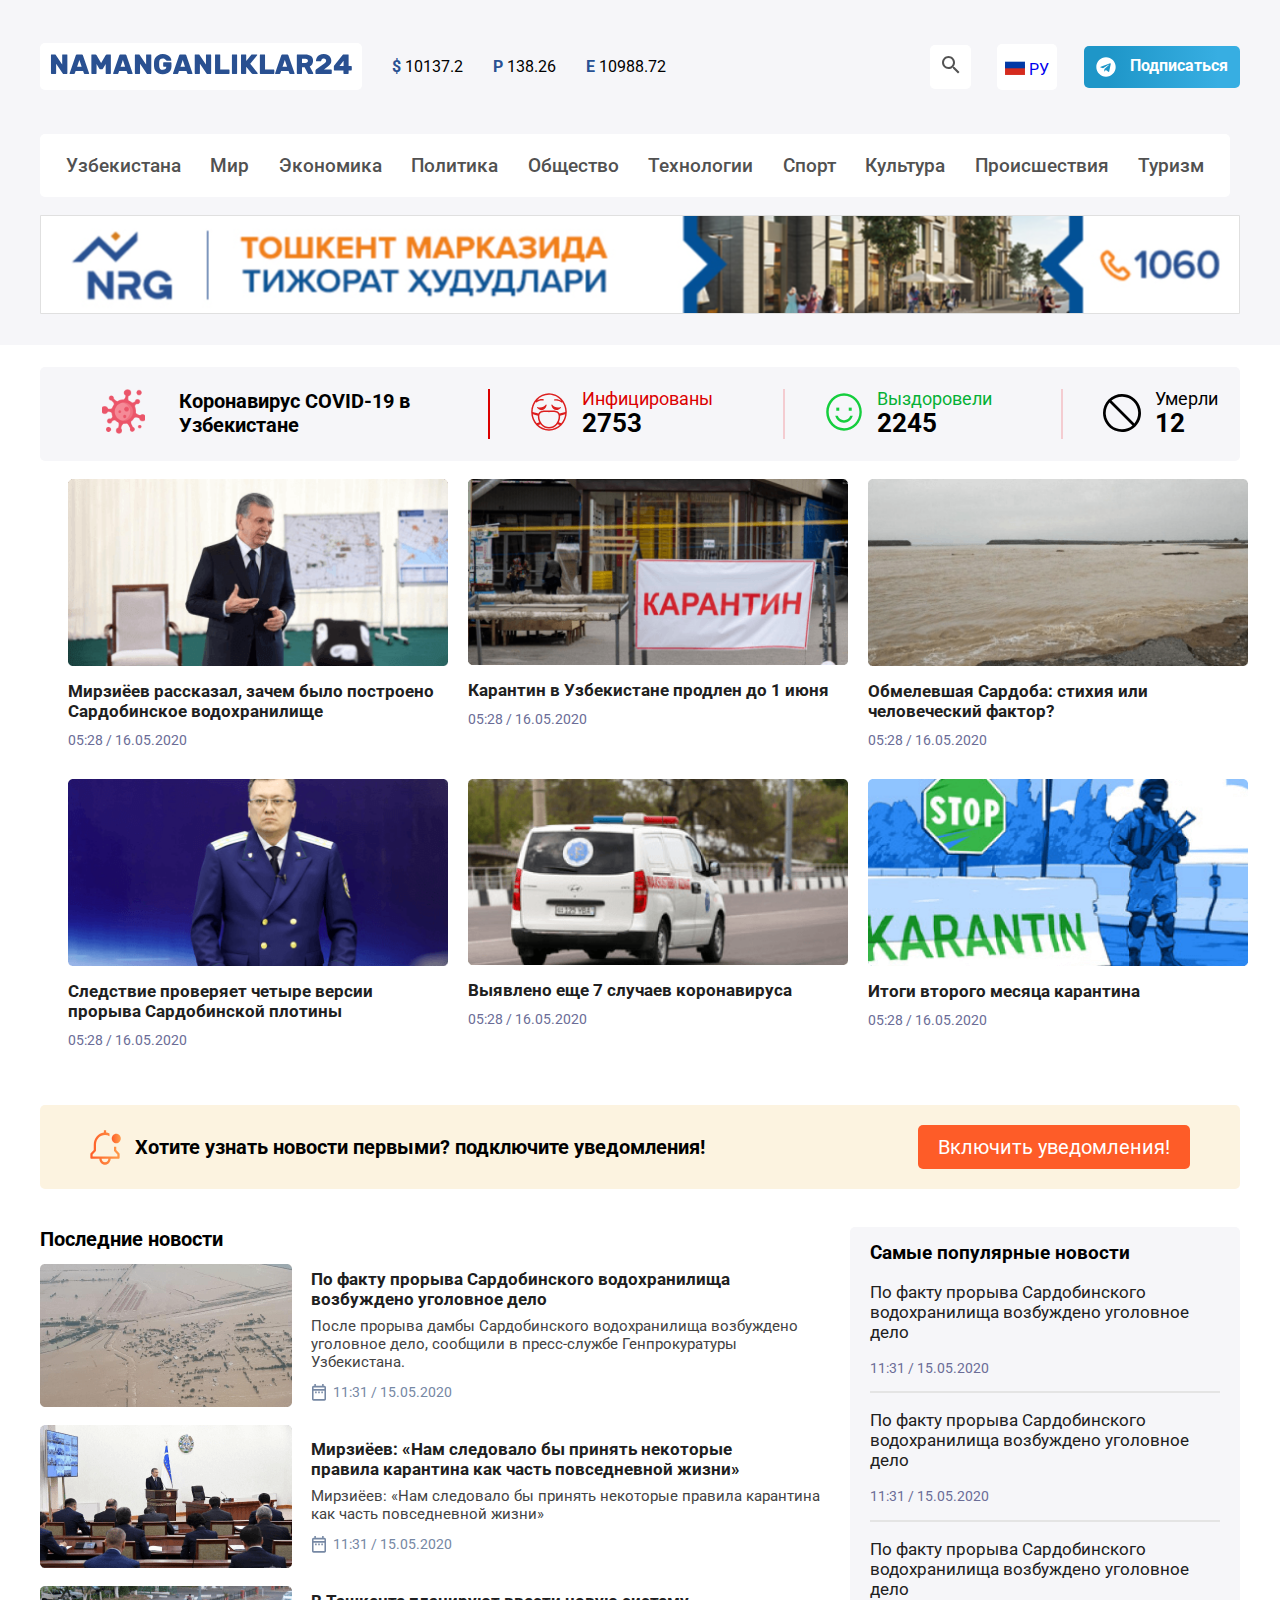
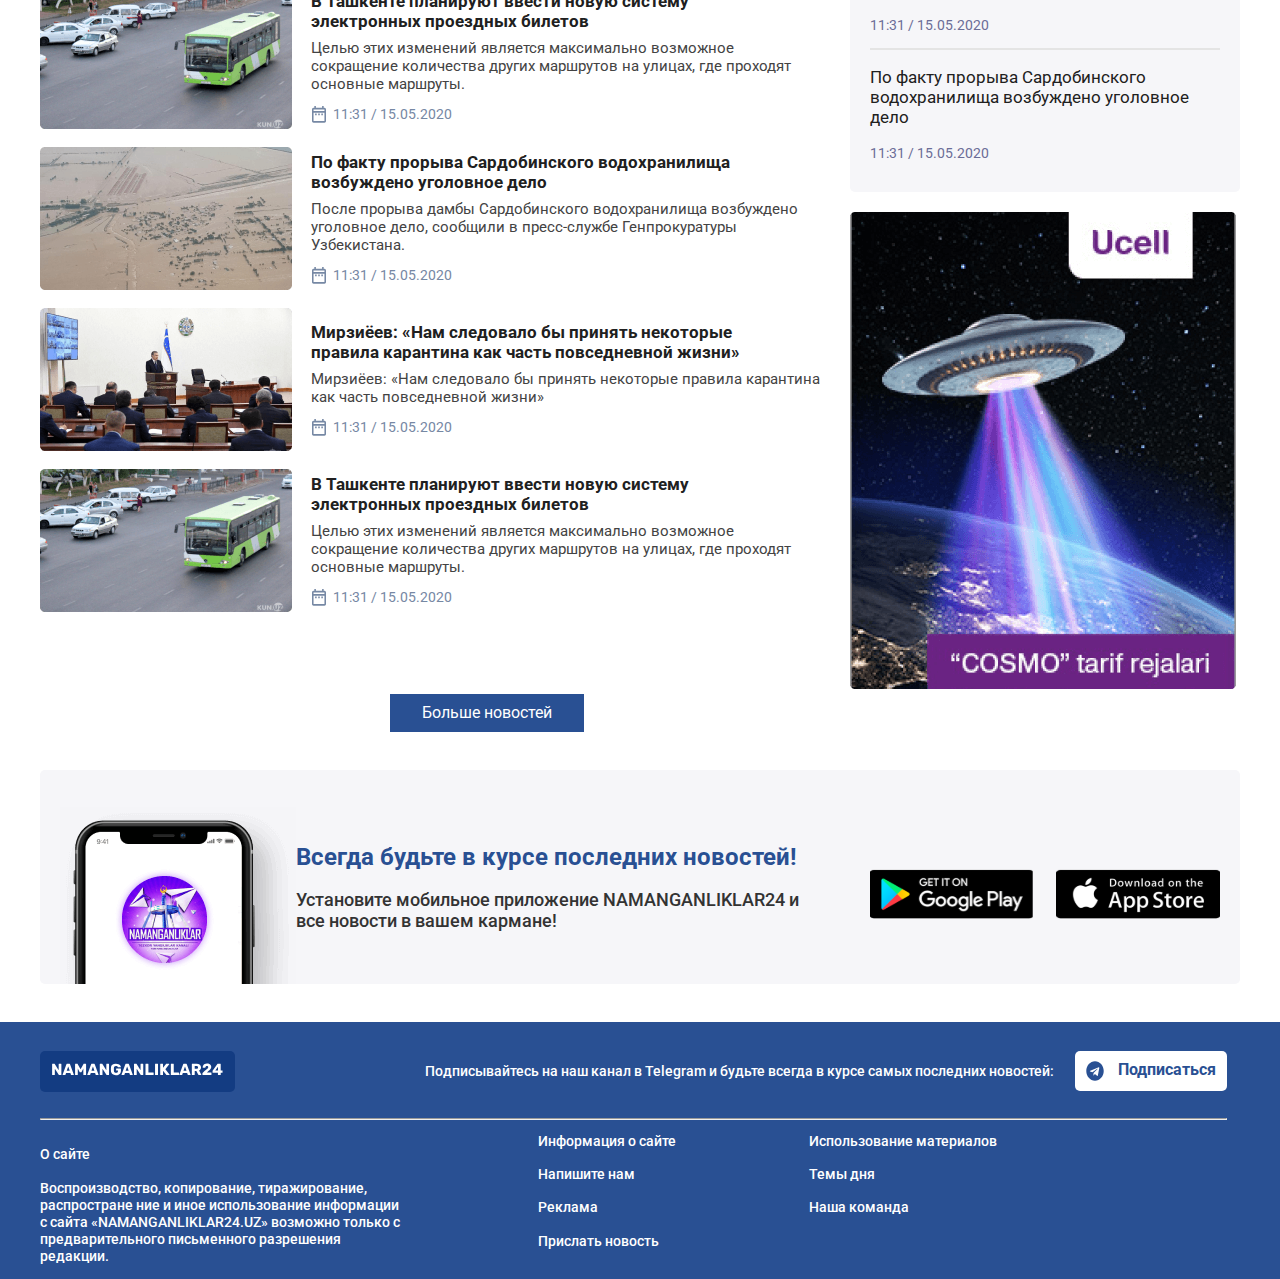
<file: index.html>
<!DOCTYPE html>
<html lang="en">

<head>
  <meta charset="UTF-8">
  <meta http-equiv="X-UA-Compatible" content="IE=edge">
  <meta name="viewport" content="width=device-width, initial-scale=1.0">
  <link rel="stylesheet" href="./css/normalize.css">
  <link rel="stylesheet" href="./css/main.css">
  <link rel="preconnect" href="https://fonts.googleapis.com">
  <link rel="preconnect" href="https://fonts.gstatic.com" crossorigin>
  <link
    href="https://fonts.googleapis.com/css2?family=DM+Sans:wght@400;500;700&family=Mulish:wght@200;300;400;500;600;700;800&family=Roboto:wght@300;400;500;700&display=swap"
    rel="stylesheet">
  <title>Namanganliklar</title>
</head>

<body>
  <!-- HEADER -->
  <h1>212</h1>

  <header>
    <div class="container">
      <div class="header">
        <div class="header-top">
          <div class="kurs"><a class="header-top-img" href="index.html"><img src="./img/namanganliklar24.svg"
                alt="namanganliklar24"></a>
            <ul>

              <li>
                <strong style="color:#285193 ;">$ </strong> 10137.2
              </li>
              <li><strong style="color:#285193 ;">P </strong> 138.26 </li>
              <li><strong style="color:#285193 ;">E </strong>10988.72 </li>
            </ul>
          </div>
          <div class="header__link">
            <a class="lupa" href="#link"><img src="./img/lupa.svg" alt="lupa"></a>
            <a class="russia" href="#link"><img src="./img/russia.svg" alt="russia"> РУ</a>
            <a class="telegram" href="#link"><img src="./img/telegram.svg" alt="telegram"> <strong
                style="color: white;">Подписаться</strong></a>
          </div>
        </div>
        <nav class="header-nav">
          <ul>

            <li>
              <a href="#link">Узбекистана</a>
            </li>
            <li>
              <a href="#link">Мир</a>
            </li>
            <li>
              <a href="#link">Экономика</a>
            </li>
            <li>
              <a href="politic.html">Политика</a>
            </li>
            <li>
              <a href="#link">Общество</a>
            </li>
            <li>
              <a href="#link">Технологии</a>
            </li>
            <li>
              <a href="#link">Спорт</a>
            </li>
            <li>
              <a href="#link">Культура</a>
            </li>
            <li>
              <a href="#link">Происшествия</a>
            </li>
            <li><a href="#link">Туризм</a></li>
          </ul>
        </nav>
        <div style="padding-bottom: 26px;"><a href="https://namanganliklar24.uz/" target="blank"><img
              src="./img/rectangle-3.svg" alt="rectangle" width="100%"></a></div>
      </div>
    </div>


  </header>

  <!-- MAIN -->

  <main>
    <section>
      <div class="container">
        <div class="corona">
          <ul>
            <li>
              <img src="./img/corona.svg" alt="corona">
              <h2 class="corona-str">Коронавирус COVID-19
                в Узбекистане</h2>
            </li>
            <li style="border-left:solid 2px #DB0000;">
              <img src="./img/emodji.svg" alt="emodji">
              <div>
                <p style="color: #DB0000; ;">Инфицированы
                </p><br>
                <p style="font-weight: bold; font-size:26px">2753</p>
              </div>
            </li>
            <li style="border-left:solid 2px #F4CCD1;">
              <img src="./img/smile.svg" alt="smile">
              <div>
                <p style="color: #05B135;">Выздоровели
                </p><br>
                <p style="font-weight: bold; font-size:26px">2245</p>
              </div>
            </li>
            <li style="border-left:solid 2px #F4CCD1;">
              <img src="./img/vector.svg" alt="vector">
              <div>
                <p>Умерли
                </p><br>
                <p style="font-weight: bold; font-size:26px">12</p>
              </div>
            </li>
          </ul>
        </div>
      </div>
      <div class="container">
        <div class="news">
          <ul>
            <li>
              <a style="text-decoration: none;" href="sh-mirziyoev.html" target="blank"> <img src="./img/president.png"
                  alt="president.png">
                <h3>
                  Мирзиёев рассказал, зачем было построено
                  Сардобинское водохранилище
                </h3>
                <time datetime="2020-05-16 05:28">05:28 / 16.05.2020</time>
              </a>
            </li>
            <li>
              <a style="text-decoration: none;" href="#link"><img src="./img/karanti.png" alt="karantin">
                <h3>Карантин в Узбекистане продлен до 1 июня</h3>
                <time datetime="2020-05-16 05:28">05:28 / 16.05.2020</time></as>

            </li>
            <li>
              <a style="text-decoration:none ;" href="#link"><img src="./img/ozero.png" alt="ozero">
                <h3>Обмелевшая Сардоба: стихия или
                  человеческий фактор?</h3>
                <time datetime="2020-05-16 05:28">05:28 / 16.05.2020</time>
              </a>
            </li>
            <li>
              <a style="text-decoration: none;" href="#link"><img src="./img/prokuror.png" alt="prokuror">
                <h3>Следствие проверяет четыре версии
                  прорыва Сардобинской плотины</h3>
                <time datetime="2020-05-16 05:28">05:28 / 16.05.2020</time>
              </a>
            </li>
            <li>
              <a style="text-decoration: none;" href="#link"> <img src="./img/skroraya.png" alt="skroraya">
                <h3>Выявлено еще 7 случаев коронавируса</h3>
                <time datetime="2020-05-16 05:28">05:28 / 16.05.2020</time>
              </a>
            </li>
            <li>
              <a style="text-decoration: none;" href="#link"><img src="./img/karantin-2.png" alt="kar">
                <h3>Итоги второго месяца карантина</h3>
                <time datetime="2020-05-16 05:28">05:28 / 16.05.2020</time>
              </a>
            </li>
          </ul>
        </div>
        <div class="notification">
          <div>

            <img src="./img/kolokol.svg" alt="kolokol">
            <p>Хотите узнать новости первыми? подключите уведомления!
            </p>
          </div>
          <a href="#link">Включить уведомления!
          </a>

        </div>
      </div>
    </section>
    <section>
      <div class="container">
        <div class="news__uz">
          <div class="last__news">
            <h3>
              Последние новости
            </h3>
            <ul>

              <li>
                <img src="./img/new-img-1.png" alt="new-img-1">
                <div class="news-list">
                  <h4>По факту прорыва Сардобинского водохранилища
                    возбуждено уголовное дело</h4>
                  <p>После прорыва дамбы Сардобинского водохранилища возбуждено уголовное дело, сообщили в
                    пресс-службе
                    Генпрокуратуры Узбекистана.
                  </p>
                  <img src="./img/date-range.svg" alt="date-range">
                  <time datetime="2020-05-15 11:31">11:31 / 15.05.2020</time>
                </div>
              </li>


              <li>
                <img src="./img/new-img-2.png" alt="new-img-2">
                <div class="news-list">
                  <h4>Мирзиёев: «Нам следовало бы принять некоторые правила
                    карантина как часть повседневной жизни»
                  </h4>
                  <p>Мирзиёев: «Нам следовало бы принять некоторые правила
                    карантина как часть повседневной жизни»
                  </p>
                  <img src="./img/date-range.svg" alt="date-range">
                  <time datetime="2020-05-15 11:31">11:31 / 15.05.2020</time>
                </div>
              </li>


              <li>
                <img src="./img/new-img-3.png" alt="new-img-3">
                <div class="news-list">
                  <h4>В Ташкенте планируют ввести новую систему электронных проездных билетов
                  </h4>
                  <p>Целью этих изменений является максимально возможное сокращение количества других маршрутов на
                    улицах, где проходят основные маршруты.</p>
                  <img src="./img/date-range.svg" alt="date-range">
                  <time datetime="2020-05-15 11:31">11:31 / 15.05.2020</time>
                </div>
              </li>


              <li>
                <img src="./img/new-img-1.png" alt="new-img-1">
                <div class="news-list">
                  <h4>По факту прорыва Сардобинского водохранилища
                    возбуждено уголовное дело</h4>
                  <p>После прорыва дамбы Сардобинского водохранилища возбуждено уголовное дело, сообщили в
                    пресс-службе
                    Генпрокуратуры Узбекистана.
                  </p>
                  <img src="./img/date-range.svg" alt="date-range">
                  <time datetime="2020-05-15 11:31">11:31 / 15.05.2020</time>
                </div>
              </li>


              <li>
                <img src="./img/new-img-2.png" alt="new-img-2">
                <div class="news-list">
                  <h4>Мирзиёев: «Нам следовало бы принять некоторые правила
                    карантина как часть повседневной жизни»
                  </h4>
                  <p>Мирзиёев: «Нам следовало бы принять некоторые правила
                    карантина как часть повседневной жизни»
                  </p>
                  <img src="./img/date-range.svg" alt="date-range">
                  <time datetime="2020-05-15 11:31">11:31 / 15.05.2020</time>
                </div>
              </li>


              <li>
                <img src="./img/new-img-3.png" alt="new-img-3">
                <div class="news-list">
                  <h4>В Ташкенте планируют ввести новую систему электронных проездных билетов
                  </h4>
                  <p>Целью этих изменений является максимально возможное сокращение количества других маршрутов на
                    улицах, где проходят основные маршруты.</p>
                  <img src="./img/date-range.svg" alt="date-range">
                  <time datetime="2020-05-15 11:31">11:31 / 15.05.2020</time>
                </div>
              </li>

            </ul>
          </div>
          <section>
            <div class="popular__news">
              <h3>
                Cамые популярные новости
              </h3>
              <ul>
                <li>
                  <p>По факту прорыва Сардобинского водохранилища
                    возбуждено уголовное дело</p>
                  <time datetime="2020-05-15 11:31">11:31 / 15.05.2020</time>
                </li>
                <li>
                  <p>По факту прорыва Сардобинского водохранилища
                    возбуждено уголовное дело</p>
                  <time datetime="2020-05-15 11:31">11:31 / 15.05.2020</time>
                </li>
                <li>
                  <p>По факту прорыва Сардобинского водохранилища
                    возбуждено уголовное дело</p>
                  <time datetime="2020-05-15 11:31">11:31 / 15.05.2020</time>
                </li>
                <li style="border: none;">
                  <p>По факту прорыва Сардобинского водохранилища
                    возбуждено уголовное дело</p>
                  <time datetime="2020-05-15 11:31">11:31 / 15.05.2020</time>
                </li>
              </ul>

            </div>
            <aside> <a href="https://ucell.uz" target="blank"><img src="./img/ucell.png" alt="ucell"></a></aside>
          </section>

        </div>
        <a class="learn__more" href="#link">Больше новостей</a>
      </div>

    </section>
    <section>
      <div class="container">
        <div class="link__news">
          <div class="img__text">
            <img src="./img/phone.png" alt="phone">
            <div class="link_title">
              <h5>
                Всегда будьте в курсе последних новостей!
              </h5>
              <p>Установите мобильное приложение NAMANGANLIKLAR24
                и все новости в вашем кармане!</p>
            </div>

          </div>
          <div class="mobi__icons">
            <a href="#link"> <img src="./img/googleplay.svg" alt="googleplay"></a>
            <a href="#link"> <img src="./img/appstore.svg" alt="appstore"></a>
          </div>
        </div>
      </div>
    </section>
  </main>

  <!-- FOOTER -->

  <footer>
    <div class="container">
      <div class="footer">
        <div class="footer__top">
          <a class="footer-logo-a" href="index.html"><img src="./img/logo_white.svg" alt="logo_white"></a>
          <div class="footer-right">
            <span>Подписывайтесь на наш канал в Telegram и будьте всегда в курсе самых последних новостей:</span>
            <a class="telegram-2" href="#link"><img src="./img/telegram-dark.svg" alt="telegram"> <strong
                style="color: #295093;">Подписаться</strong></a>

          </div>
        </div>
        <hr>
        <div class="footer__texts">
          <div class="about__site">
            <p>
              О сайте
              <br> <br>
              Воспроизводство, копирование, тиражирование, распростране ние и иное использование информации с сайта
              «NAMANGANLIKLAR24.UZ» возможно только с предварительного письменного разрешения редакции.

            </p>
          </div>
          <div class="footer__ul1">
            <ul>
              <li>
                <a href="#link">Информация о сайте</a>
              </li>
              <li><a href="form.html"> Напишите нам </a></li>
              <li><a href="#link">Реклама </a></li>
              <li><a href="#link">Прислать новость</a></li>
            </ul>
          </div>
          <div class="footer__ul2">
            <ul>
              <li>
                <a href="#link">Использование материалов</a>
              </li>
              <li><a href="#link">Темы дня</a></li>
              <li><a href="#link">Наша команда</a></li>
            </ul>
          </div>
        </div>
      </div>
    </div>
  </footer>
</body>

</html>
</file>
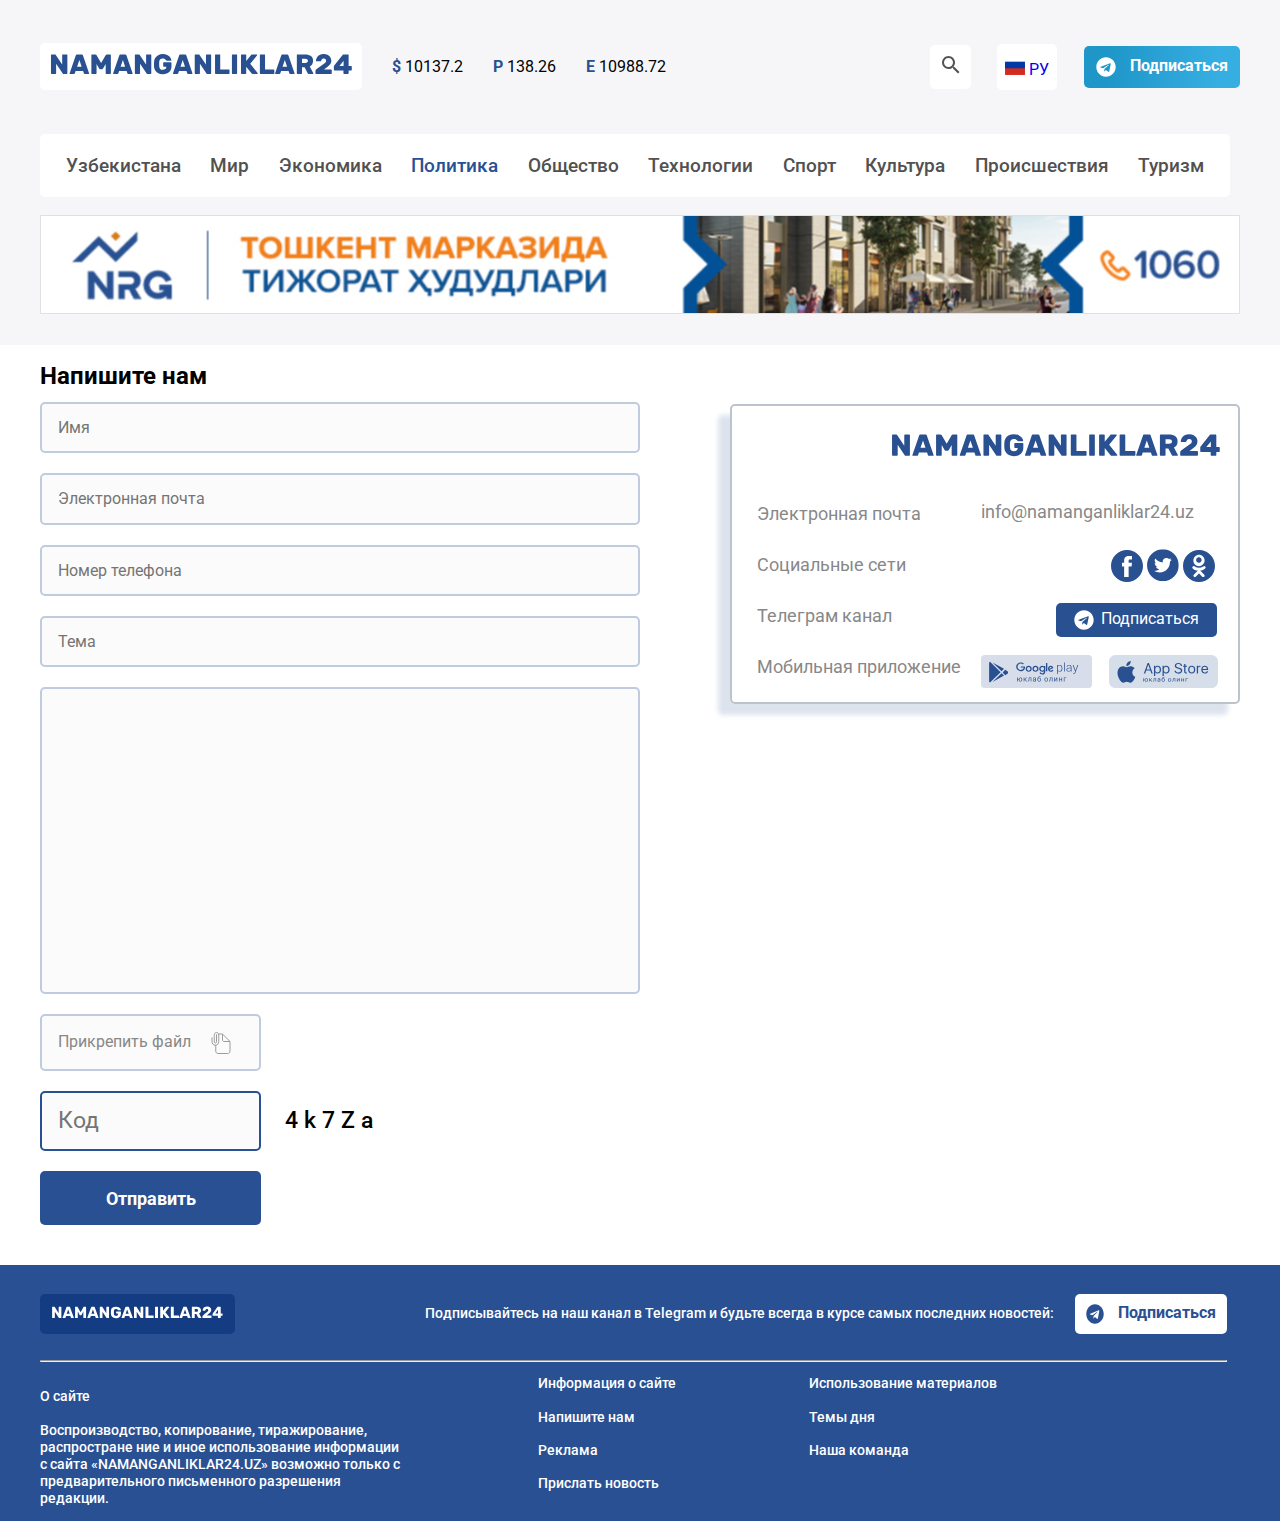
<file: form.html>
<!DOCTYPE html>
<html lang="en">

<head>
  <meta charset="UTF-8">
  <meta http-equiv="X-UA-Compatible" content="IE=edge">
  <meta name="viewport" content="width=device-width, initial-scale=1.0">
  <link rel="stylesheet" href="./css/normalize.css">
  <link rel="stylesheet" href="./css/main.css">
  <link rel="preconnect" href="https://fonts.googleapis.com">
  <link rel="preconnect" href="https://fonts.gstatic.com" crossorigin>
  <link
    href="https://fonts.googleapis.com/css2?family=DM+Sans:wght@400;500;700&family=Mulish:wght@200;300;400;500;600;700;800&family=Roboto:wght@300;400;500;700&display=swap"
    rel="stylesheet">
  <title>Namanganliklar</title>
</head>

<body>
  <!-- HEADER -->
  <h1>212</h1>

  <header>
    <div class="container">
      <div class="header">
        <div class="header-top">
          <div class="kurs"><a class="header-top-img" href="index.html"><img src="./img/namanganliklar24.svg"
                alt="namanganliklar24"></a>
            <ul>

              <li>
                <strong style="color:#285193 ;">$ </strong> 10137.2
              </li>
              <li><strong style="color:#285193 ;">P </strong> 138.26 </li>
              <li><strong style="color:#285193 ;">E </strong>10988.72 </li>
            </ul>
          </div>
          <div class="header__link">
            <a class="lupa" href="#link"><img src="./img/lupa.svg" alt="lupa"></a>
            <a class="russia" href="#link"><img src="./img/russia.svg" alt="russia"> РУ</a>
            <a class="telegram" href="#link"><img src="./img/telegram.svg" alt="telegram"> <strong
                style="color: white;">Подписаться</strong></a>
          </div>
        </div>
        <nav class="header-nav">
          <ul>

            <li>
              <a href="index.html">Узбекистана</a>
            </li>
            <li>
              <a href="#link">Мир</a>
            </li>
            <li>
              <a href="#link">Экономика</a>
            </li>
            <li>
              <a style="color: #295093;" href="politic.html">Политика</a>
            </li>
            <li>
              <a href="#link">Общество</a>
            </li>
            <li>
              <a href="#link">Технологии</a>
            </li>
            <li>
              <a href="#link">Спорт</a>
            </li>
            <li>
              <a href="#link">Культура</a>
            </li>
            <li>
              <a href="#link">Происшествия</a>
            </li>
            <li><a href="#link">Туризм</a></li>
          </ul>
        </nav>
        <div style="padding-bottom: 26px;"><a href="https://namanganliklar24.uz/" target="blank"><img
              src="./img/rectangle-3.svg" alt="rectangle" width="100%"></a></div>
      </div>
    </div>


  </header>

  <!-- MAIN -->

  <main>
    <section>
      <div class="container">
        <div class="about_us">
          <div class="forms">
            <h2>Напишите нам
            </h2>
            <form class="form" action="https://echo.htmlacademy.ru/" method="get">

              <input class="input" type="text" name="user_name" placeholder="Имя" required autocomplete="none"
                minlength="2" maxlength="20">
              <input class="input" type="email" name="user_email" placeholder="Электронная почта" required>
              <input class="input" type="tel" name="user_tel" placeholder="Номер телефона">
              <input class="input" type="text" name="user_thame" placeholder="Тема">
              <textarea class="form_textarea" name="user_text" cols="30" rows="10" placeholder=" Текст">

              </textarea>

              <label class="file_labale"><input class="file_type" type="file" name="user_file">Прикрепить файл <img
                  src="./img/file_img.svg" alt="file"></label>
              <label class="label-password"> <input class="input-password" type="password" name="user_password"
                  placeholder="Код" required>
                4 k 7 Z a
              </label>
              <button class="buttom" type="submit">Отправить</button>
            </form>
          </div>
          <div class="links">
            <img class="logo-forms" src="./img/namanganliklar24.svg" alt="namanganliklar24" width="329" height="33">
            <div class="links-title">
              <div class="links-text">
                <ul>
                  <li>
                    Электронная почта
                  </li>
                  <li>
                    Социальные сети
                  </li>
                  <li>
                    Телеграм канал
                  </li>
                  <li style="margin: 0;">
                    Мобильная приложение
                  </li>
                </ul>
              </div>
              <div class="links-link">
                <ul>
                  <li style="margin-bottom:26px ;">
                    <a class="links-link-a" href="mailto:info@namanganliklar24.uz">info@namanganliklar24.uz</a>
                  </li>
                  <li style="margin-bottom:17px ;">
                    <img style="margin-left:130px ;" src="./img/facebook.svg" alt="facebook">
                    <img src="./img/twitter.svg" alt="twitter">
                    <img src="./img/odnoklasnik.svg" alt="odnoklasnik">
                  </li>
                  <li style="margin-bottom: 18px;">
                    <a class="telegram-logo" href="#link"><img src="./img/telegram.svg" alt="telegram">Подписаться</a>
                  </li>
                  <li>
                    <a href="#link"><img style="margin-right: 13px;" src="./img/googlePlay-blue.svg"
                        alt="googlePlay-blue"></a>
                    <a href="#link"><img src="./img/appstore-blue.svg" alt="appstore-blue"></a>
                  </li>
                </ul>
              </div>
            </div>
          </div>
        </div>
      </div>
    </section>
  </main>

  <!-- FOOTER -->

  <footer>
    <div class="container">
      <div class="footer">
        <div class="footer__top">
          <a class="footer-logo-a" href="form.html"><img src="./img/logo_white.svg" alt="logo_white"></a>
          <div class="footer-right">
            <span>Подписывайтесь на наш канал в Telegram и будьте всегда в курсе самых последних новостей:</span>
            <a class="telegram-2" href="#link"><img src="./img/telegram-dark.svg" alt="telegram"> <strong
                style="color: #295093;">Подписаться</strong></a>

          </div>
        </div>
        <hr>
        <div class="footer__texts">
          <div class="about__site">
            <p>
              О сайте
              <br> <br>
              Воспроизводство, копирование, тиражирование, распростране ние и иное использование информации с сайта
              «NAMANGANLIKLAR24.UZ» возможно только с предварительного письменного разрешения редакции.

            </p>
          </div>
          <div class="footer__ul1">
            <ul>
              <li>
                <a href="#link">Информация о сайте</a>
              </li>
              <li><a href="form.html"> Напишите нам </a></li>
              <li><a href="#link">Реклама </a></li>
              <li><a href="#link">Прислать новость</a></li>
            </ul>
          </div>
          <div class="footer__ul2">
            <ul>
              <li>
                <a href="#link">Использование материалов</a>
              </li>
              <li><a href="#link">Темы дня</a></li>
              <li><a href="#link">Наша команда</a></li>
            </ul>
          </div>
        </div>
      </div>
    </div>
  </footer>
</body>

</html>
</file>
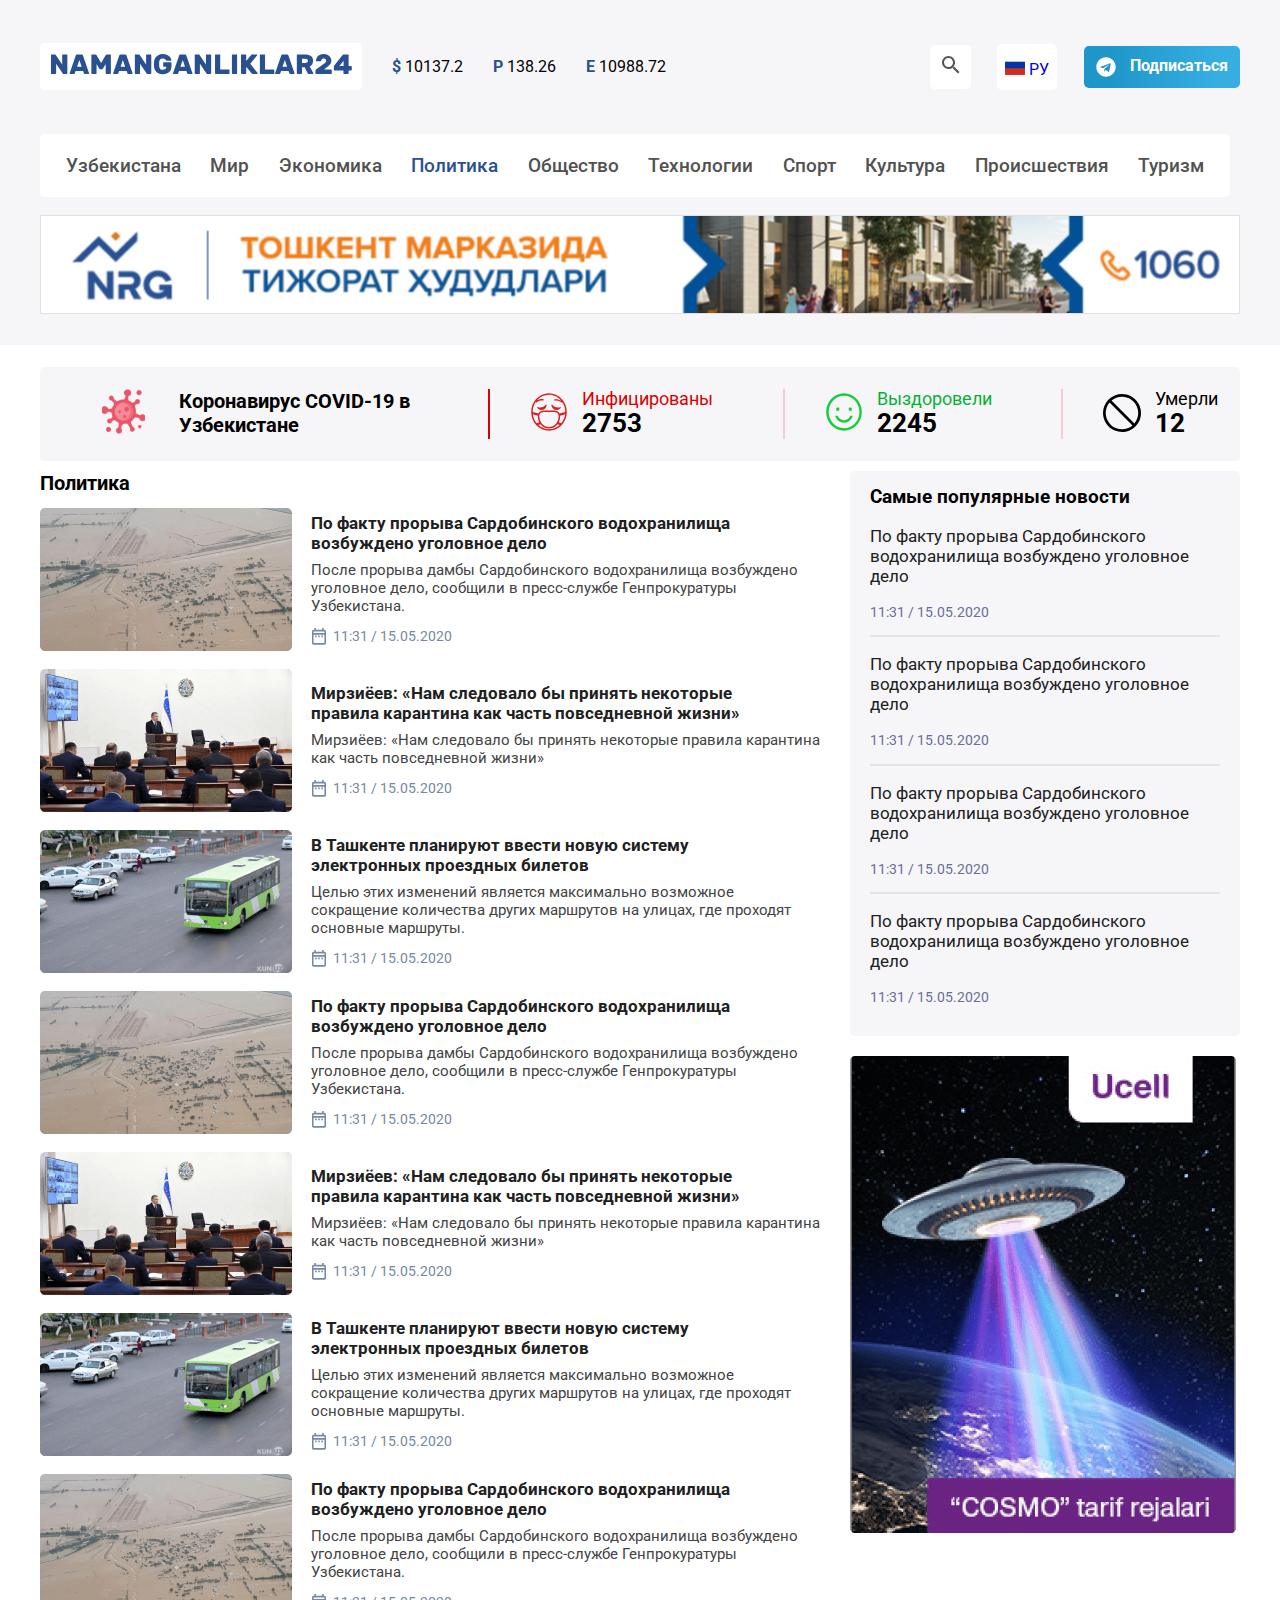
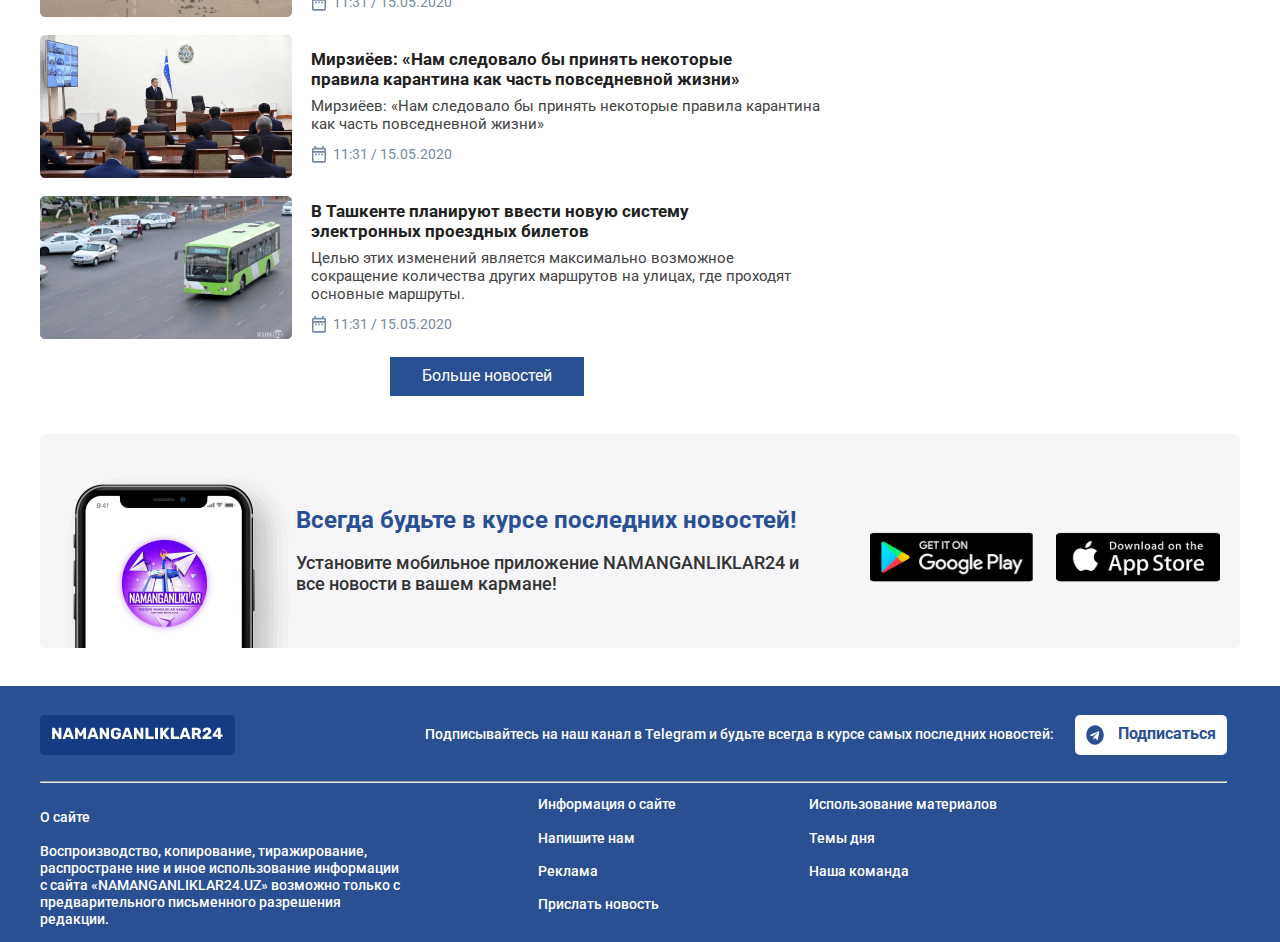
<file: politic.html>
<!DOCTYPE html>
<html lang="en">

<head>
  <meta charset="UTF-8">
  <meta http-equiv="X-UA-Compatible" content="IE=edge">
  <meta name="viewport" content="width=device-width, initial-scale=1.0">
  <link rel="stylesheet" href="./css/normalize.css">
  <link rel="stylesheet" href="./css/main.css">
  <link rel="preconnect" href="https://fonts.googleapis.com">
  <link rel="preconnect" href="https://fonts.gstatic.com" crossorigin>
  <link
    href="https://fonts.googleapis.com/css2?family=DM+Sans:wght@400;500;700&family=Mulish:wght@200;300;400;500;600;700;800&family=Roboto:wght@300;400;500;700&display=swap"
    rel="stylesheet">
  <title>Namanganliklar</title>
</head>

<body>
  <!-- HEADER -->
  <h1>212</h1>

  <header>
    <div class="container">
      <div class="header">
        <div class="header-top">
          <div class="kurs"><a class="header-top-img" href="index.html"><img src="./img/namanganliklar24.svg"
                alt="namanganliklar24"></a>
            <ul>

              <li>
                <strong style="color:#285193 ;">$ </strong> 10137.2
              </li>
              <li><strong style="color:#285193 ;">P </strong> 138.26 </li>
              <li><strong style="color:#285193 ;">E </strong>10988.72 </li>
            </ul>
          </div>
          <div class="header__link">
            <a class="lupa" href="#link"><img src="./img/lupa.svg" alt="lupa"></a>
            <a class="russia" href="#link"><img src="./img/russia.svg" alt="russia"> РУ</a>
            <a class="telegram" href="#link"><img src="./img/telegram.svg" alt="telegram"> <strong
                style="color: white;">Подписаться</strong></a>
          </div>
        </div>
        <nav class="header-nav">
          <ul>

            <li>
              <a href="index.html">Узбекистана</a>
            </li>
            <li>
              <a href="#link">Мир</a>
            </li>
            <li>
              <a href="#link">Экономика</a>
            </li>
            <li>
              <a style="color: #295093;" href="politic.html">Политика</a>
            </li>
            <li>
              <a href="#link">Общество</a>
            </li>
            <li>
              <a href="#link">Технологии</a>
            </li>
            <li>
              <a href="#link">Спорт</a>
            </li>
            <li>
              <a href="#link">Культура</a>
            </li>
            <li>
              <a href="#link">Происшествия</a>
            </li>
            <li><a href="#link">Туризм</a></li>
          </ul>
        </nav>
        <div style="padding-bottom: 26px;"><a href="https://namanganliklar24.uz/" target="blank"><img
              src="./img/rectangle-3.svg" alt="rectangle" width="100%"></a></div>
      </div>
    </div>


  </header>

  <!-- MAIN -->

  <main>
    <section>
      <div class="container">
        <div class="corona">
          <ul>
            <li>
              <img src="./img/corona.svg" alt="corona">
              <h2 class="corona-str">Коронавирус COVID-19
                в Узбекистане</h2>
            </li>
            <li style="border-left:solid 2px #DB0000;">
              <img src="./img/emodji.svg" alt="emodji">
              <div>
                <p style="color: #DB0000; ;">Инфицированы
                </p><br>
                <p style="font-weight: bold; font-size:26px">2753</p>
              </div>
            </li>
            <li style="border-left:solid 2px #F4CCD1;">
              <img src="./img/smile.svg" alt="smile">
              <div>
                <p style="color: #05B135;">Выздоровели
                </p><br>
                <p style="font-weight: bold; font-size:26px">2245</p>
              </div>
            </li>
            <li style="border-left:solid 2px #F4CCD1;">
              <img src="./img/vector.svg" alt="vector">
              <div>
                <p>Умерли
                </p><br>
                <p style="font-weight: bold; font-size:26px">12</p>
              </div>
            </li>
          </ul>
        </div>
      </div>

    </section>
    <section>
      <div class="container">
        <div class="news__uz">
          <div class="last__news">
            <h3>
              Политика
            </h3>
            <ul>

              <li>
                <img src="./img/new-img-1.png" alt="new-img-1">
                <div class="news-list">
                  <h4>По факту прорыва Сардобинского водохранилища
                    возбуждено уголовное дело</h4>
                  <p>После прорыва дамбы Сардобинского водохранилища возбуждено уголовное дело, сообщили в
                    пресс-службе
                    Генпрокуратуры Узбекистана.
                  </p>
                  <img src="./img/date-range.svg" alt="date-range">
                  <time datetime="2020-05-15 11:31">11:31 / 15.05.2020</time>
                </div>
              </li>

              <li>
                <img src="./img/new-img-2.png" alt="new-img-2">
                <div class="news-list">
                  <h4>Мирзиёев: «Нам следовало бы принять некоторые правила
                    карантина как часть повседневной жизни»
                  </h4>
                  <p>Мирзиёев: «Нам следовало бы принять некоторые правила
                    карантина как часть повседневной жизни»
                  </p>
                  <img src="./img/date-range.svg" alt="date-range">
                  <time datetime="2020-05-15 11:31">11:31 / 15.05.2020</time>
                </div>
              </li>


              <li>
                <img src="./img/new-img-3.png" alt="new-img-3">
                <div class="news-list">
                  <h4>В Ташкенте планируют ввести новую систему электронных проездных билетов
                  </h4>
                  <p>Целью этих изменений является максимально возможное сокращение количества других маршрутов на
                    улицах, где проходят основные маршруты.</p>
                  <img src="./img/date-range.svg" alt="date-range">
                  <time datetime="2020-05-15 11:31">11:31 / 15.05.2020</time>
                </div>
              </li>


              <li>
                <img src="./img/new-img-1.png" alt="new-img-1">
                <div class="news-list">
                  <h4>По факту прорыва Сардобинского водохранилища
                    возбуждено уголовное дело</h4>
                  <p>После прорыва дамбы Сардобинского водохранилища возбуждено уголовное дело, сообщили в
                    пресс-службе
                    Генпрокуратуры Узбекистана.
                  </p>
                  <img src="./img/date-range.svg" alt="date-range">
                  <time datetime="2020-05-15 11:31">11:31 / 15.05.2020</time>
                </div>
              </li>


              <li>
                <img src="./img/new-img-2.png" alt="new-img-2">
                <div class="news-list">
                  <h4>Мирзиёев: «Нам следовало бы принять некоторые правила
                    карантина как часть повседневной жизни»
                  </h4>
                  <p>Мирзиёев: «Нам следовало бы принять некоторые правила
                    карантина как часть повседневной жизни»
                  </p>
                  <img src="./img/date-range.svg" alt="date-range">
                  <time datetime="2020-05-15 11:31">11:31 / 15.05.2020</time>
                </div>
              </li>


              <li>
                <img src="./img/new-img-3.png" alt="new-img-3">
                <div class="news-list">
                  <h4>В Ташкенте планируют ввести новую систему электронных проездных билетов
                  </h4>
                  <p>Целью этих изменений является максимально возможное сокращение количества других маршрутов на
                    улицах, где проходят основные маршруты.</p>
                  <img src="./img/date-range.svg" alt="date-range">
                  <time datetime="2020-05-15 11:31">11:31 / 15.05.2020</time>
                </div>
              </li>
              <li>
                <img src="./img/new-img-1.png" alt="new-img-1">
                <div class="news-list">
                  <h4>По факту прорыва Сардобинского водохранилища
                    возбуждено уголовное дело</h4>
                  <p>После прорыва дамбы Сардобинского водохранилища возбуждено уголовное дело, сообщили в
                    пресс-службе
                    Генпрокуратуры Узбекистана.
                  </p>
                  <img src="./img/date-range.svg" alt="date-range">
                  <time datetime="2020-05-15 11:31">11:31 / 15.05.2020</time>
                </div>
              </li>


              <li>
                <img src="./img/new-img-2.png" alt="new-img-2">
                <div class="news-list">
                  <h4>Мирзиёев: «Нам следовало бы принять некоторые правила
                    карантина как часть повседневной жизни»
                  </h4>
                  <p>Мирзиёев: «Нам следовало бы принять некоторые правила
                    карантина как часть повседневной жизни»
                  </p>
                  <img src="./img/date-range.svg" alt="date-range">
                  <time datetime="2020-05-15 11:31">11:31 / 15.05.2020</time>
                </div>
              </li>


              <li>
                <img src="./img/new-img-3.png" alt="new-img-3">
                <div class="news-list">
                  <h4>В Ташкенте планируют ввести новую систему электронных проездных билетов
                  </h4>
                  <p>Целью этих изменений является максимально возможное сокращение количества других маршрутов на
                    улицах, где проходят основные маршруты.</p>
                  <img src="./img/date-range.svg" alt="date-range">
                  <time datetime="2020-05-15 11:31">11:31 / 15.05.2020</time>
                </div>
              </li>

            </ul>
          </div>
          <section>
            <div class="popular__news">
              <h3>
                Cамые популярные новости
              </h3>
              <ul>
                <li>
                  <p>По факту прорыва Сардобинского водохранилища
                    возбуждено уголовное дело</p>
                  <time datetime="2020-05-15 11:31">11:31 / 15.05.2020</time>
                </li>
                <li>
                  <p>По факту прорыва Сардобинского водохранилища
                    возбуждено уголовное дело</p>
                  <time datetime="2020-05-15 11:31">11:31 / 15.05.2020</time>
                </li>
                <li>
                  <p>По факту прорыва Сардобинского водохранилища
                    возбуждено уголовное дело</p>
                  <time datetime="2020-05-15 11:31">11:31 / 15.05.2020</time>
                </li>
                <li style="border: none;">
                  <p>По факту прорыва Сардобинского водохранилища
                    возбуждено уголовное дело</p>
                  <time datetime="2020-05-15 11:31">11:31 / 15.05.2020</time>
                </li>
              </ul>

            </div>
            <aside> <a href="https://ucell.uz" target="blank"><img src="./img/ucell.png" alt="ucell"></a></aside>
          </section>

        </div>
        <a class="learn__more" href="#link">Больше новостей</a>
      </div>

    </section>
    <section>
      <div class="container">
        <div class="link__news">
          <div class="img__text">
            <img src="./img/phone.png" alt="phone">
            <div class="link_title">
              <h5>
                Всегда будьте в курсе последних новостей!
              </h5>
              <p>Установите мобильное приложение NAMANGANLIKLAR24
                и все новости в вашем кармане!</p>
            </div>

          </div>
          <div class="mobi__icons">
            <a href="#link"> <img src="./img/googleplay.svg" alt="googleplay"></a>
            <a href="#link"> <img src="./img/appstore.svg" alt="appstore"></a>
          </div>
        </div>
      </div>
    </section>
  </main>

  <!-- FOOTER -->

  <footer>
    <div class="container">
      <div class="footer">
        <div class="footer__top">
          <a class="footer-logo-a" href="politic.html"><img src="./img/logo_white.svg" alt="logo_white"></a>
          <div class="footer-right">
            <span>Подписывайтесь на наш канал в Telegram и будьте всегда в курсе самых последних новостей:</span>
            <a class="telegram-2" href="#link"><img src="./img/telegram-dark.svg" alt="telegram"> <strong
                style="color: #295093;">Подписаться</strong></a>

          </div>
        </div>
        <hr>
        <div class="footer__texts">
          <div class="about__site">
            <p>
              О сайте
              <br> <br>
              Воспроизводство, копирование, тиражирование, распростране ние и иное использование информации с сайта
              «NAMANGANLIKLAR24.UZ» возможно только с предварительного письменного разрешения редакции.

            </p>
          </div>
          <div class="footer__ul1">
            <ul>
              <li>
                <a href="#link">Информация о сайте</a>
              </li>
              <li><a href="form.html"> Напишите нам </a></li>
              <li><a href="#link">Реклама </a></li>
              <li><a href="#link">Прислать новость</a></li>
            </ul>
          </div>
          <div class="footer__ul2">
            <ul>
              <li>
                <a href="#link">Использование материалов</a>
              </li>
              <li><a href="#link">Темы дня</a></li>
              <li><a href="#link">Наша команда</a></li>
            </ul>
          </div>
        </div>
      </div>
    </div>
  </footer>
</body>

</html>
</file>
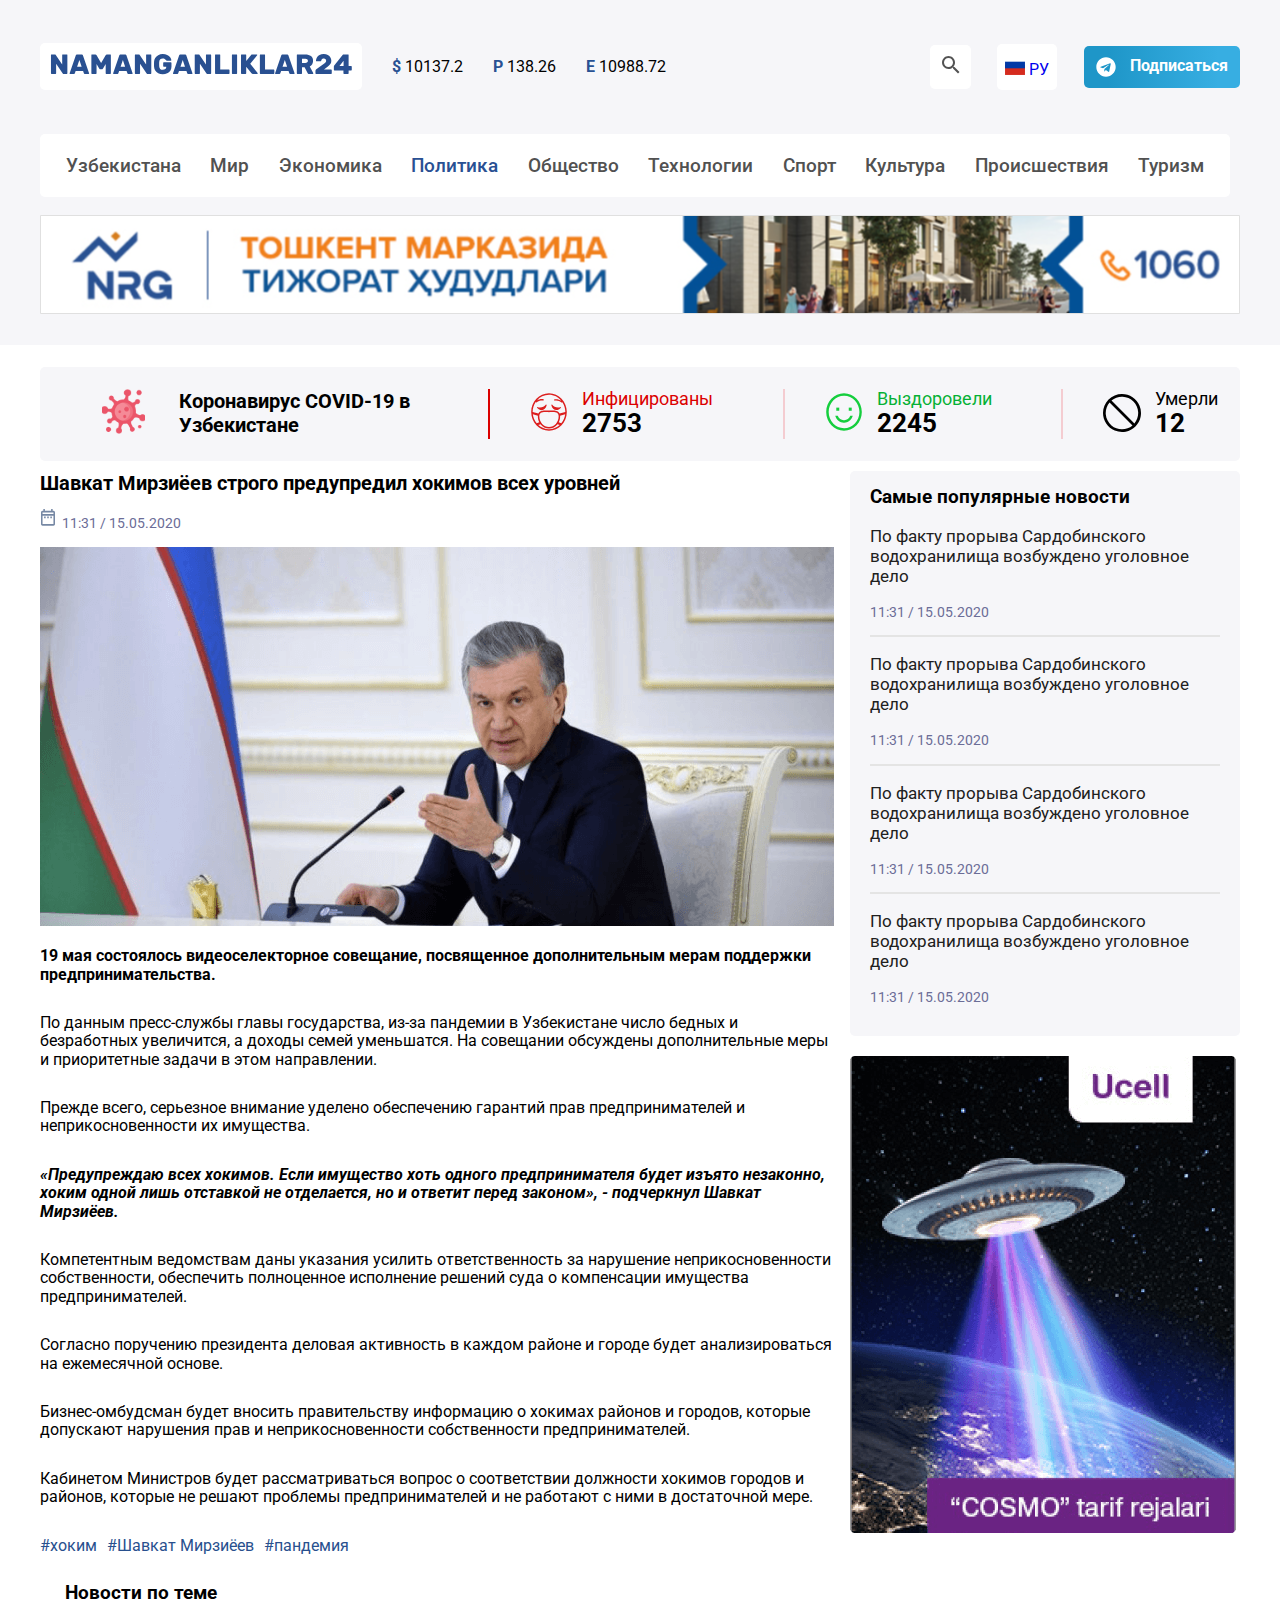
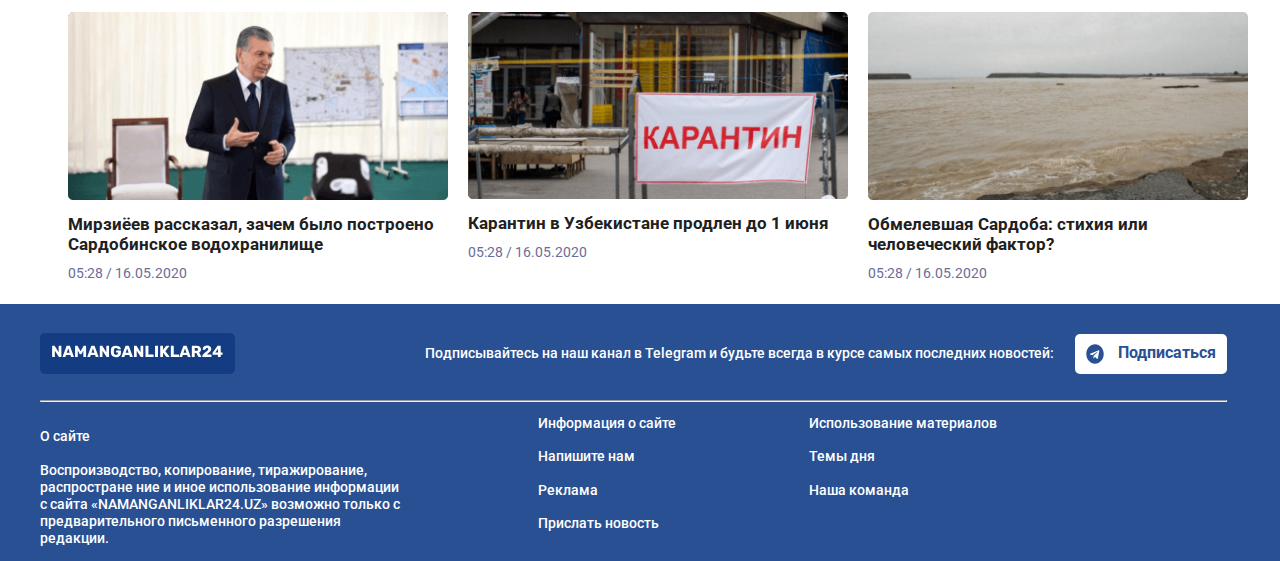
<file: sh-mirziyoev.html>
<!DOCTYPE html>
<html lang="en">

<head>
  <meta charset="UTF-8">
  <meta http-equiv="X-UA-Compatible" content="IE=edge">
  <meta name="viewport" content="width=device-width, initial-scale=1.0">
  <link rel="stylesheet" href="./css/normalize.css">
  <link rel="stylesheet" href="./css/main.css">
  <link rel="preconnect" href="https://fonts.googleapis.com">
  <link rel="preconnect" href="https://fonts.gstatic.com" crossorigin>
  <link
    href="https://fonts.googleapis.com/css2?family=DM+Sans:wght@400;500;700&family=Mulish:wght@200;300;400;500;600;700;800&family=Roboto:wght@300;400;500;700&display=swap"
    rel="stylesheet">
  <title>Namanganliklar</title>
</head>

<body>
  <!-- HEADER -->
  <h1>212</h1>

  <header>
    <div class="container">
      <div class="header">
        <div class="header-top">
          <div class="kurs"><a class="header-top-img" href="index.html"><img src="./img/namanganliklar24.svg"
                alt="namanganliklar24"></a>
            <ul>

              <li>
                <strong style="color:#285193 ;">$ </strong> 10137.2
              </li>
              <li><strong style="color:#285193 ;">P </strong> 138.26 </li>
              <li><strong style="color:#285193 ;">E </strong>10988.72 </li>
            </ul>
          </div>
          <div class="header__link">
            <a class="lupa" href="#link"><img src="./img/lupa.svg" alt="lupa"></a>
            <a class="russia" href="#link"><img src="./img/russia.svg" alt="russia"> РУ</a>
            <a class="telegram" href="#link"><img src="./img/telegram.svg" alt="telegram"> <strong
                style="color: white;">Подписаться</strong></a>
          </div>
        </div>
        <nav class="header-nav">
          <ul>

            <li>
              <a href="index.html">Узбекистана</a>
            </li>
            <li>
              <a href="#link">Мир</a>
            </li>
            <li>
              <a href="#link">Экономика</a>
            </li>
            <li>
              <a style="color: #295093;" href="politic.html">Политика</a>
            </li>
            <li>
              <a href="#link">Общество</a>
            </li>
            <li>
              <a href="#link">Технологии</a>
            </li>
            <li>
              <a href="#link">Спорт</a>
            </li>
            <li>
              <a href="#link">Культура</a>
            </li>
            <li>
              <a href="#link">Происшествия</a>
            </li>
            <li><a href="#link">Туризм</a></li>
          </ul>
        </nav>
        <div style="padding-bottom: 26px;"><a href="https://namanganliklar24.uz/" target="blank"><img
              src="./img/rectangle-3.svg" alt="rectangle" width="100%"></a></div>
      </div>
    </div>


  </header>

  <!-- MAIN -->

  <main>
    <section>
      <div class="container">
        <div class="corona">
          <ul>
            <li>
              <img src="./img/corona.svg" alt="corona">
              <h2 class="corona-str">Коронавирус COVID-19
                в Узбекистане</h2>
            </li>
            <li style="border-left:solid 2px #DB0000;">
              <img src="./img/emodji.svg" alt="emodji">
              <div>
                <p style="color: #DB0000; ;">Инфицированы
                </p><br>
                <p style="font-weight: bold; font-size:26px">2753</p>
              </div>
            </li>
            <li style="border-left:solid 2px #F4CCD1;">
              <img src="./img/smile.svg" alt="smile">
              <div>
                <p style="color: #05B135;">Выздоровели
                </p><br>
                <p style="font-weight: bold; font-size:26px">2245</p>
              </div>
            </li>
            <li style="border-left:solid 2px #F4CCD1;">
              <img src="./img/vector.svg" alt="vector">
              <div>
                <p>Умерли
                </p><br>
                <p style="font-weight: bold; font-size:26px">12</p>
              </div>
            </li>
          </ul>
        </div>
      </div>

    </section>
    <section>
      <div class="container">
        <div class="news__uz">
          <div class="last__news">
            <h3>
              Шавкат Мирзиёев строго предупредил хокимов всех уровней
            </h3>
            <img src="./img/date-range.svg" alt="date-range">
            <time datetime="2020-05-15 11:31">11:31 / 15.05.2020</time>
            <div class="article">
              <article>
                <img src="./img/sh_m.png" alt="sh_m">
                <p style="font-weight: bold;">19 мая состоялось видеоселекторное совещание, посвященное дополнительным
                  мерам поддержки
                  предпринимательства.</p>
                <p>По данным пресс-службы главы государства, из-за пандемии в Узбекистане число бедных и безработных
                  увеличится, а доходы семей уменьшатся. На совещании обсуждены дополнительные меры и приоритетные
                  задачи в этом направлении.</p>
                <p>Прежде всего, серьезное внимание уделено обеспечению гарантий прав предпринимателей и
                  неприкосновенности их имущества.</p>
                <blockquote>«Предупреждаю всех хокимов. Если имущество хоть одного предпринимателя будет изъято
                  незаконно, хоким одной лишь отставкой не отделается, но и ответит перед законом», - подчеркнул Шавкат
                  Мирзиёев.</blockquote>
                <p>Компетентным ведомствам даны указания усилить ответственность за нарушение неприкосновенности
                  собственности, обеспечить полноценное исполнение решений суда о компенсации имущества
                  предпринимателей.</p>
                <p>Согласно поручению президента деловая активность в каждом районе и городе будет анализироваться на
                  ежемесячной основе.</p>
                <p>Бизнес-омбудсман будет вносить правительству информацию о хокимах районов и городов, которые
                  допускают нарушения прав и неприкосновенности собственности предпринимателей.</p>
                <p>Кабинетом Министров будет рассматриваться вопрос о соответствии должности хокимов городов и районов,
                  которые не решают проблемы предпринимателей и не работают с ними в достаточной мере.</p>

                <ul>
                  <li>


                    <a href="#link">#хоким</a>
                  </li>
                  <li>
                    <a href="#link">#Шавкат Мирзиёев</a>
                  </li>
                  <li>
                    <a href="#link"> #пандемия</a>
                  </li>
                </ul>
              </article>
            </div>
          </div>
          <section>
            <div class="popular__news">
              <h3>
                Cамые популярные новости
              </h3>
              <ul>
                <li>
                  <p>По факту прорыва Сардобинского водохранилища
                    возбуждено уголовное дело</p>
                  <time datetime="2020-05-15 11:31">11:31 / 15.05.2020</time>
                </li>
                <li>
                  <p>По факту прорыва Сардобинского водохранилища
                    возбуждено уголовное дело</p>
                  <time datetime="2020-05-15 11:31">11:31 / 15.05.2020</time>
                </li>
                <li>
                  <p>По факту прорыва Сардобинского водохранилища
                    возбуждено уголовное дело</p>
                  <time datetime="2020-05-15 11:31">11:31 / 15.05.2020</time>
                </li>
                <li style="border: none;">
                  <p>По факту прорыва Сардобинского водохранилища
                    возбуждено уголовное дело</p>
                  <time datetime="2020-05-15 11:31">11:31 / 15.05.2020</time>
                </li>
              </ul>

            </div>
            <aside> <a href="https://ucell.uz" target="blank"><img src="./img/ucell.png" alt="ucell"></a></aside>
          </section>

        </div>

    </section>
    <section>
      <div class="container">
        <div class="news">
          <h3 class="sh__title">Новости по теме
          </h3>
          <ul>
            <li>
              <a style="text-decoration: none;" href="sh-mirziyoev.html" target="blank"> <img src="./img/president.png"
                  alt="president.png">
                <h3>
                  Мирзиёев рассказал, зачем было построено
                  Сардобинское водохранилище
                </h3>
                <time datetime="2020-05-16 05:28">05:28 / 16.05.2020</time>
              </a>
            </li>
            <li>
              <a style="text-decoration: none;" href="#link"><img src="./img/karanti.png" alt="karantin">
                <h3>Карантин в Узбекистане продлен до 1 июня</h3>
                <time datetime="2020-05-16 05:28">05:28 / 16.05.2020</time></as>

            </li>
            <li>
              <a style="text-decoration:none ;" href="#link"><img src="./img/ozero.png" alt="ozero">
                <h3>Обмелевшая Сардоба: стихия или
                  человеческий фактор?</h3>
                <time datetime="2020-05-16 05:28">05:28 / 16.05.2020</time>
              </a>
            </li>

          </ul>
        </div>
      </div>
    </section>
  </main>

  <!-- FOOTER -->

  <footer>
    <div class="container">
      <div class="footer">
        <div class="footer__top">
          <a class="footer-logo-a" href="sh-mirziyoev.html"><img src="./img/logo_white.svg" alt="logo_white"></a>
          <div class="footer-right">
            <span>Подписывайтесь на наш канал в Telegram и будьте всегда в курсе самых последних новостей:</span>
            <a class="telegram-2" href="#link"><img src="./img/telegram-dark.svg" alt="telegram"> <strong
                style="color: #295093;">Подписаться</strong></a>

          </div>
        </div>
        <hr>
        <div class="footer__texts">
          <div class="about__site">
            <p>
              О сайте
              <br> <br>
              Воспроизводство, копирование, тиражирование, распростране ние и иное использование информации с сайта
              «NAMANGANLIKLAR24.UZ» возможно только с предварительного письменного разрешения редакции.

            </p>
          </div>
          <div class="footer__ul1">
            <ul>
              <li>
                <a href="#link">Информация о сайте</a>
              </li>
              <li><a href="form.html"> Напишите нам </a></li>
              <li><a href="#link">Реклама </a></li>
              <li><a href="#link">Прислать новость</a></li>
            </ul>
          </div>
          <div class="footer__ul2">
            <ul>
              <li>
                <a href="#link">Использование материалов</a>
              </li>
              <li><a href="#link">Темы дня</a></li>
              <li><a href="#link">Наша команда</a></li>
            </ul>
          </div>
        </div>
      </div>
    </div>
  </footer>
</body>

</html>
</file>
<file: css/main.css>
* {
  box-sizing: border-box;
}

body {}

h1 {
  display: none;
}

body {

  font-family: 'DM Sans', sans-serif;
  font-family: 'Mulish', sans-serif;
  font-family: 'Roboto', sans-serif;
}

header {
  background-color: #F6F6F9;
}


.container {
  width: 1230px;
  margin: 0 auto;
  padding: 0 15px;
}

.header-top {
  display: flex;
  align-items: center;
  justify-content: space-between;
  padding-top: 43px;
  margin-bottom: 44px;
}

.header-top-img {
  display: inline-block;
  background-color: white;
  padding: 11px 10px;
  border-radius: 5px;
}

.kurs {
  display: flex;
}

.header-top ul {
  list-style: none;
  margin: 0;
  padding: 0;
  display: flex;
  align-items: center;

}

.header-top ul li {
  margin-left: 30px;
}

.header-top ul a {
  text-decoration: none;
  color: rgb(61, 60, 60);
}

.lupa {
  text-decoration: none;
  display: inline-block;
  padding: 11px 11.5px;
  border-radius: 5px;
  margin-right: 22px;
  background-color: white;
  vertical-align: middle;

}

.russia {
  text-decoration: none;
  display: inline-block;
  padding: 11px 8px;
  background-color: #fff;
  border-radius: 5px;
  vertical-align: middle;
  margin-right: 23px;
}

.telegram img {
  text-decoration: none;
  display: inline-block;
  vertical-align: middle;
  margin-right: 10px;
}

.telegram {
  display: inline-block;
  background-image: linear-gradient(90deg, #1E96C8 15.07%, #37AEE2 85.96%);
  vertical-align: middle;
  padding: 11px 12px;
  border-radius: 5px;
  text-decoration: none;

}

.header-nav {
  margin-bottom: 18px;
}

.header-nav ul {
  background-color: #fff;
  list-style: none;
  margin: 0;
  margin-right: 10px;
  padding: 20px 26px;
  display: flex;
  align-items: center;
  justify-content: space-between;
  border-radius: 5px;
}

.header-nav a {
  text-decoration: none;
  font-weight: 500;
  font-size: 19px;
  line-height: 23px;
  color: #515151;
}

.corona {

  margin-top: 22px;
  margin-bottom: 10px;
  padding: 22px;

  border-radius: 5px;
  background-color: #F6F6F9;
  ;
}

.corona ul {
  list-style: none;
  margin: 0;
  padding: 0;
  display: flex;
  align-items: center;
  justify-content: space-between;
}

.corona-str {
  margin: 0;
  margin-left: 20px;
  display: inline-block;
  width: 240px;
  font-weight: 700;
  font-size: 20px;
  line-height: 24px;
  vertical-align: top;
}

.corona img {
  margin-left: 40px;
  margin-right: 10px;
}

.corona div {
  display: inline-block;
}

.corona p {

  margin: 0;
  display: inline-block;
  font-size: 18px;

}

.news ul {
  list-style: none;
  margin: 0;
  padding: 0;
  display: flex;
  align-items: center;
  justify-content: space-between;
  flex-wrap: wrap;
}

.news ul li {
  padding: 8px;
  margin-left: 20px;
  width: 380px;
  height: 300px;
}

.news img {
  width: 380px;
}

.news ul h3 {
  width: 380px;
  margin: 0;
  font-weight: 700;
  font-size: 17px;
  line-height: 20px;
  margin-top: 10px;
  margin-bottom: 10px;
  color: #202020;
}

time {
  font-size: 14px;
  line-height: 17px;

  color: #6B6D97;
}

.notification {
  padding: 20px 50px;
  background: rgba(239, 186, 84, 0.18);
  border-radius: 5px;
  display: flex;
  align-items: center;
  justify-content: space-between;
  margin-top: 34px;
  margin-bottom: 38px;
}

.notification img {
  vertical-align: middle;
  margin-right: 10px;
}

.notification p {
  display: inline-block;
  vertical-align: middle;
  margin: 0;
  font-weight: bold;
  font-size: 20px;
  line-height: 24px;
}

.notification a {
  display: inline-block;
  padding: 10px 20px;
  text-decoration: none;
  background-color: #FE5C28;
  border-radius: 5px;
  color: white;
  font-size: 20px;
  line-height: 24px;

}

.news__uz {
  display: flex;
  justify-content: space-between;
}

.last__news {}



.last__news ul {
  list-style: none;
  margin: 0;
  padding: 0;

}

.last__news li {
  display: flex;
  align-items: center;
  justify-content: space-between;
  margin-bottom: 18px;
}

.last__news h3 {
  margin: 0;
  font-weight: 700;
  font-size: 20px;
  line-height: 24px;
  color: #000000;
  margin-bottom: 13px;
}

.last__news a {
  text-decoration: none;
}

.news-list {
  margin-left: 19px;
}

.news-list h4 {
  width: 434px;
  margin: 0;
  font-weight: 700;
  font-size: 17px;
  line-height: 20px;
  color: #202020;
  margin-bottom: 8px;

}

.news-list p {
  width: 512px;
  margin: 0;
  font-weight: 400;
  font-size: 15px;
  line-height: 18px;
  color: #434343;
  margin-bottom: 12px;
}

.news-list img {
  vertical-align: middle;
}

.news-list time {
  font-weight: 400;
  font-size: 14px;
  line-height: 17px;
  color: #7688A4;
}

.popular__news {
  background-color: aqua;
  width: 390px;
  margin-bottom: 20px;
  padding: 16px 20px;
  background: #F6F6F9;
  border-radius: 5px;
}

.popular__news h3 {
  margin: 0;
  width: 280px;
  margin-bottom: 6px;
}

.popular__news ul {
  list-style: none;
  padding: 0;
  margin: 0;
}

.popular__news li {
  padding-bottom: 14px;
  border-bottom: solid 2px #E4E4E4;

}

.popular__news p {
  width: 347px;
  font-size: 17px;
  line-height: 20px;

  color: #202020;

}

.learn__more {
  display: inline-block;
  padding: 10px 32px;
  text-decoration: none;
  background-color: #295093;
  color: white;
  margin-left: 350px;

}

.link__news {
  display: flex;
  align-items: center;
  justify-content: space-between;
  background: #F6F6F9;
  border-radius: 5px;
  padding: 37px 20px 0px;
  margin-top: 38px;
  margin-bottom: 38px;
}

.img__text {
  display: flex;
  align-items: center;
}

.link_title h5 {
  margin: 0;
  font-weight: 700;
  font-size: 24px;
  line-height: 28px;
  color: #295093;
}

.link_title p {
  width: 515px;
  font-weight: 500;
  font-size: 18px;
  line-height: 21px;
  color: #333333;
}

.mobi__icons a+a {
  margin-left: 19px;
}

footer {
  background-color: #295093;
}

.footer {
  color: #fff;
  padding: 29px 13px 0 0;

}

.footer hr {}

.footer__top {
  display: flex;
  align-items: center;
  justify-content: space-between;
  margin-bottom: 26px;
}

.telegram-2 {
  display: inline-block;
  background-color: #fff;
  vertical-align: middle;
  padding: 10px 11px;
  border-radius: 5px;
  text-decoration: none;

}

.footer-right span {
  font-weight: 500;
  font-size: 14px;
  line-height: 17px;
  margin-right: 17px;
}

.telegram-2 img {
  text-decoration: none;
  display: inline-block;
  vertical-align: middle;
  margin-right: 10px;
}

.about__site p {
  width: 365px;
}

.footer__texts {
  width: 957px;
  display: flex;
  margin-top: 12px;
  justify-content: space-between;
}

.footer__texts ul {
  list-style: none;
  margin: 0;
  padding: 0;
}

.footer__texts p {
  font-weight: 500;
  font-size: 14px;
  line-height: 17px;
}

.footer__texts li {
  margin-bottom: 15px;
}

.footer__texts a {
  text-decoration: none;
  font-weight: 500;
  font-size: 14px;
  line-height: 17px;

  color: #FFFFFF;
}

.sh__title {
  margin: 0;
  margin-left: 25px;
  margin-top: 10px;
}

.article {
  width: 794px;
}

.article img {
  margin-top: 14px;
  margin-bottom: 17px;
}

.article blockquote {
  margin: 0;
  margin-bottom: 30px;
  font-weight: 700;
  font-style: italic;
}

.article p {
  margin: 0;
  margin-bottom: 30px;
}

.article ul {
  display: flex;
}

.article li {
  margin-right: 10px;
}

.article ul a {
  text-decoration: none;
  color: #28508E;
}

.about_us {

  display: flex;
  justify-content: space-between
}

.form {
  width: 600px;
}




.form {
  display: flex;
  flex-direction: column;
}

.forms {
  margin-bottom: 40px;
}

.forms h2 {
  margin: 0;
  margin-top: 17px;
  margin-bottom: 12px;
  font-size: 24px;
  line-height: 28px;
}

.form_textarea {
  padding-top: 15px;
  padding-left: 16px;
  padding-right: 10px;
  height: 307px;
  border: 2px solid #BFCBDF;
  border-radius: 5px;
  color: #888888;
  margin-bottom: 20px;
  resize: none;
  background-color: #FBFBFB;
}

.input {
  padding: 15px 0 14px 16px;
  margin-bottom: 20px;
  width: 600px;
  border: 2px solid #BFCBDF;
  border-radius: 5px;
  color: #888888;
  background-color: #FBFBFB;


}

.file_labale {
  display: inline-block;
  vertical-align: middle;
  position: relative;
  background-color: #FBFBFB;
  border: 2px solid #BFCBDF;
  border-radius: 5px;
  width: 221px;
  padding: 15px 0 14px 16px;
  color: #888888;
  margin-bottom: 20px;

}

.file_type {
  position: absolute;
  z-index: -1;
  visibility: hidden;
  padding: 0;


}

.file_labale img {
  vertical-align: middle;
  margin-left: 14px;
}





.label-password {
  font-size: 23px;
  line-height: 29px;
  color: #000000;
  font-weight: 500;
  width: 350px;


}

.input-password {
  width: 100px;
  padding: 15px 0 14px 16px;
  margin-bottom: 20px;
  width: 221px;
  border: 2px solid #285193;
  border-radius: 5px;
  color: #888888;
  margin-right: 18px;
  background-color: #FBFBFB;
}

.buttom {
  width: 221px;
  padding: 15px 61px 14px;
  background: #295093;
  border: 2px solid rgba(40, 81, 147, 0.54);
  border-radius: 5px;
  color: white;
  font-weight: 700;
  font-size: 18px;
  line-height: 21px;
}

.links {
  width: 510px;
  margin-top: 59px;
  border: 2px solid #BCC3CD;
  border-radius: 5px;
  height: 300px;
  box-shadow: -12px 11px 5px #29509129;
  padding: 23px 20px 23px 25px;



}

.links-title {
  display: flex;
  justify-content: space-between;
  align-items: center;
  margin-top: 21px;
}

.links-text li {
  margin-bottom: 30px;
}

.logo-forms {
  width: 329px;
  height: 33px;
  margin-left: 134px;

}

.links-text {
  width: 211px;
}

.links-text li {
  margin-bottom: 30px;
  font-weight: 400;
  font-size: 18px;
  line-height: 21px;

  color: #888888;
}

.links-link {
  width: 237px;
}

.links-link-a {
  display: inline-block;
  margin-top: 14px;
  text-decoration: none;
  font-size: 18px;
  line-height: 21px;

  color: #888888;
}

.links ul {
  list-style: none;
  margin: 0;
  padding: 0;
}

.telegram-logo {
  display: inline-block;
  background-color: #295091;
  vertical-align: middle;
  padding: 7px 18px;
  border-radius: 5px;
  text-decoration: none;
  color: white;
  margin-left: 75px;

}

.telegram-logo img {
  vertical-align: middle;
  margin-right: 7px;
}

.footer-logo-a {
  display: inline-block;
  padding: 11px 12px;
  background-color: #133C82;
  border-radius: 5px;
}
</file>
